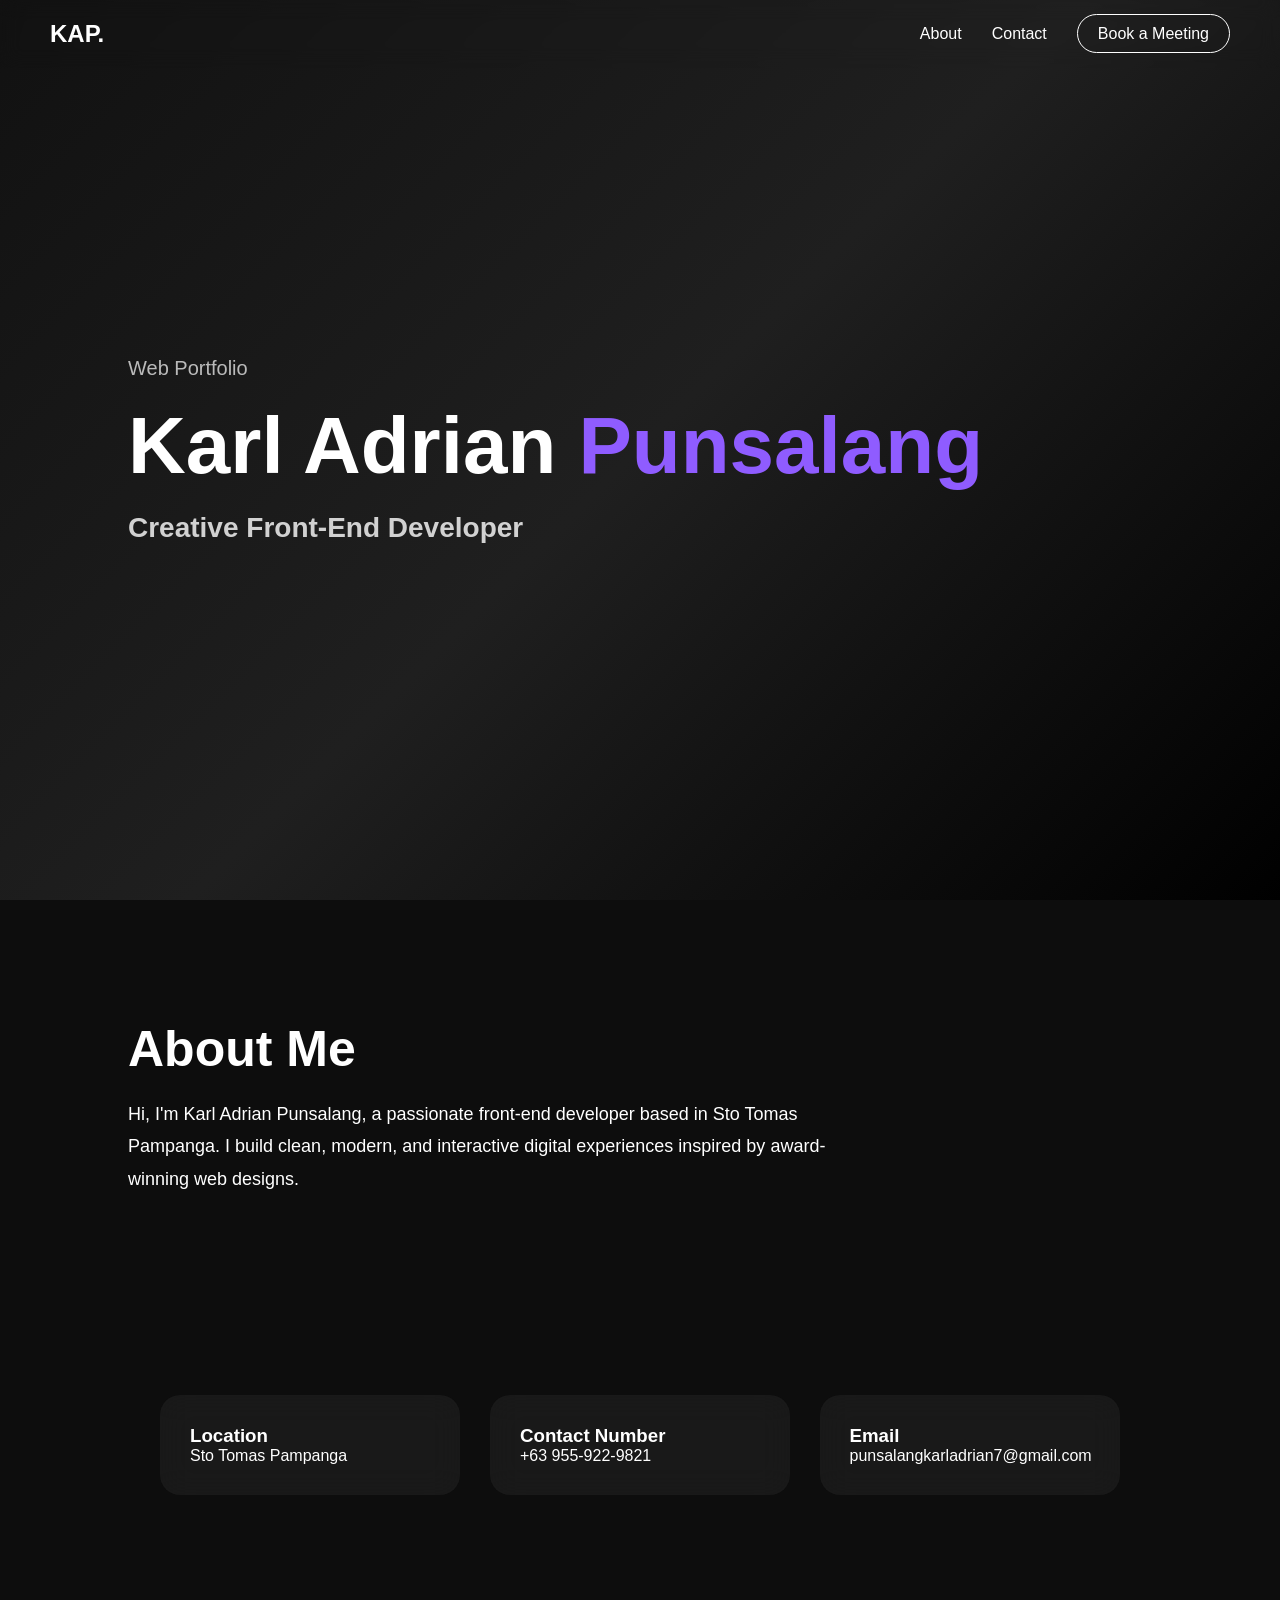
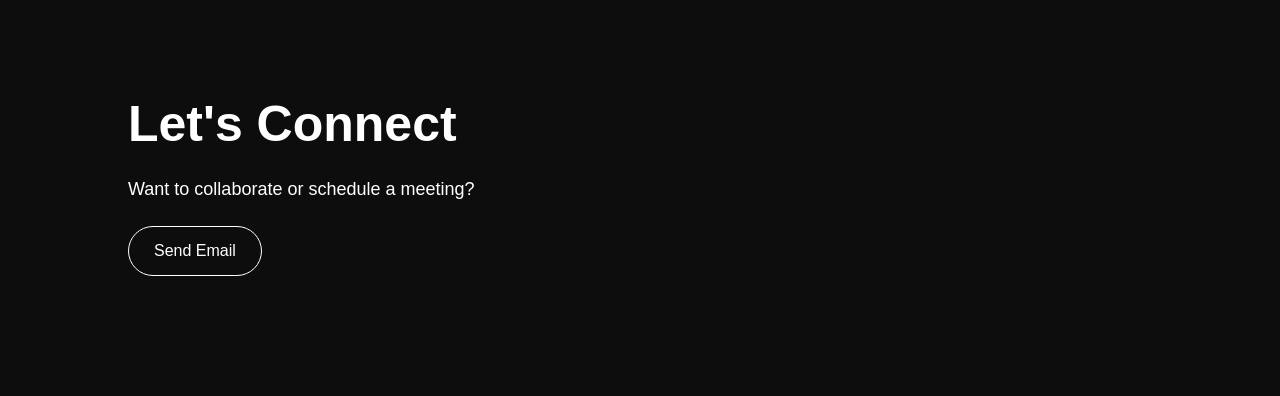
<file: index.html>
<!DOCTYPE html>
<html lang="en">
<head>
    <meta charset="UTF-8" />
    <meta name="viewport" content="width=device-width, initial-scale=1.0"/>
    <title>Karl Adrian Punsalang | Portfolio</title>
    <link rel="stylesheet" href="style.css">
</head>
<body>

    <div class="cursor"></div>

    <header>
        <nav>
            <h2>KAP.</h2>
            <ul>
                <li><a href="#about">About</a></li>
                <li><a href="#contact">Contact</a></li>
                <li>
                    <a href="https://calendly.com/" target="_blank" class="btn">
                        Book a Meeting
                    </a>
                </li>
            </ul>
        </nav>
    </header>

    <section class="hero">
        <div class="hero-text">
            <p>Web Portfolio</p>
            <h1>Karl Adrian <span>Punsalang</span></h1>
            <h3>Creative Front-End Developer</h3>
        </div>
    </section>

    <section id="about" class="about reveal">
        <h2>About Me</h2>
        <p>
            Hi, I'm Karl Adrian Punsalang, a passionate front-end developer
            based in Sto Tomas Pampanga. I build clean, modern, and interactive
            digital experiences inspired by award-winning web designs.
        </p>
    </section>

    <section class="info reveal">
        <div class="card">
            <h3>Location</h3>
            <p>Sto Tomas Pampanga</p>
        </div>

        <div class="card">
            <h3>Contact Number</h3>
            <p>+63 955-922-9821</p>
        </div>

        <div class="card">
            <h3>Email</h3>
            <p>punsalangkarladrian7@gmail.com</p>
        </div>
    </section>

    <section id="contact" class="contact reveal">
        <h2>Let's Connect</h2>
        <p>Want to collaborate or schedule a meeting?</p>
        <a href="mailto:punsalangkarladrian7@gmail.com" class="contact-btn">
            Send Email
        </a>
    </section>

    <script src="script.js"></script>
</body>
</html>
</file>
<file: style.css>
* {
    margin: 0;
    padding: 0;
    box-sizing: border-box;
    font-family: Arial, sans-serif;
}

body {
    background: #0d0d0d;
    color: white;
    overflow-x: hidden;
}

header {
    position: fixed;
    width: 100%;
    padding: 20px 50px;
    z-index: 1000;
    backdrop-filter: blur(10px);
}

nav {
    display: flex;
    justify-content: space-between;
    align-items: center;
}

nav ul {
    display: flex;
    gap: 30px;
    list-style: none;
}

nav a {
    color: white;
    text-decoration: none;
}

.btn {
    padding: 10px 20px;
    border: 1px solid white;
    border-radius: 30px;
}

.hero {
    height: 100vh;
    display: flex;
    align-items: center;
    padding: 0 10%;
    background: linear-gradient(
        135deg,
        #111 0%,
        #1f1f1f 50%,
        #000 100%
    );
}

.hero-text p {
    font-size: 20px;
    opacity: 0.7;
}

.hero-text h1 {
    font-size: 80px;
    margin: 20px 0;
}

.hero-text span {
    color: #8f5cff;
}

.hero-text h3 {
    font-size: 28px;
    opacity: 0.8;
}

.about,
.contact {
    padding: 120px 10%;
}

.about h2,
.contact h2 {
    font-size: 50px;
    margin-bottom: 20px;
}

.about p,
.contact p {
    max-width: 700px;
    line-height: 1.8;
    font-size: 18px;
}

.info {
    display: flex;
    justify-content: center;
    gap: 30px;
    padding: 80px 10%;
    flex-wrap: wrap;
}

.card {
    background: rgba(255,255,255,0.05);
    padding: 30px;
    border-radius: 20px;
    width: 300px;
    backdrop-filter: blur(15px);
    transition: 0.4s;
}

.card:hover {
    transform: translateY(-10px);
}

.contact-btn {
    display: inline-block;
    margin-top: 20px;
    padding: 15px 25px;
    border: 1px solid white;
    border-radius: 30px;
    color: white;
    text-decoration: none;
}

.reveal {
    opacity: 0;
    transform: translateY(50px);
    transition: 1s;
}

.reveal.active {
    opacity: 1;
    transform: translateY(0);
}
</file>
